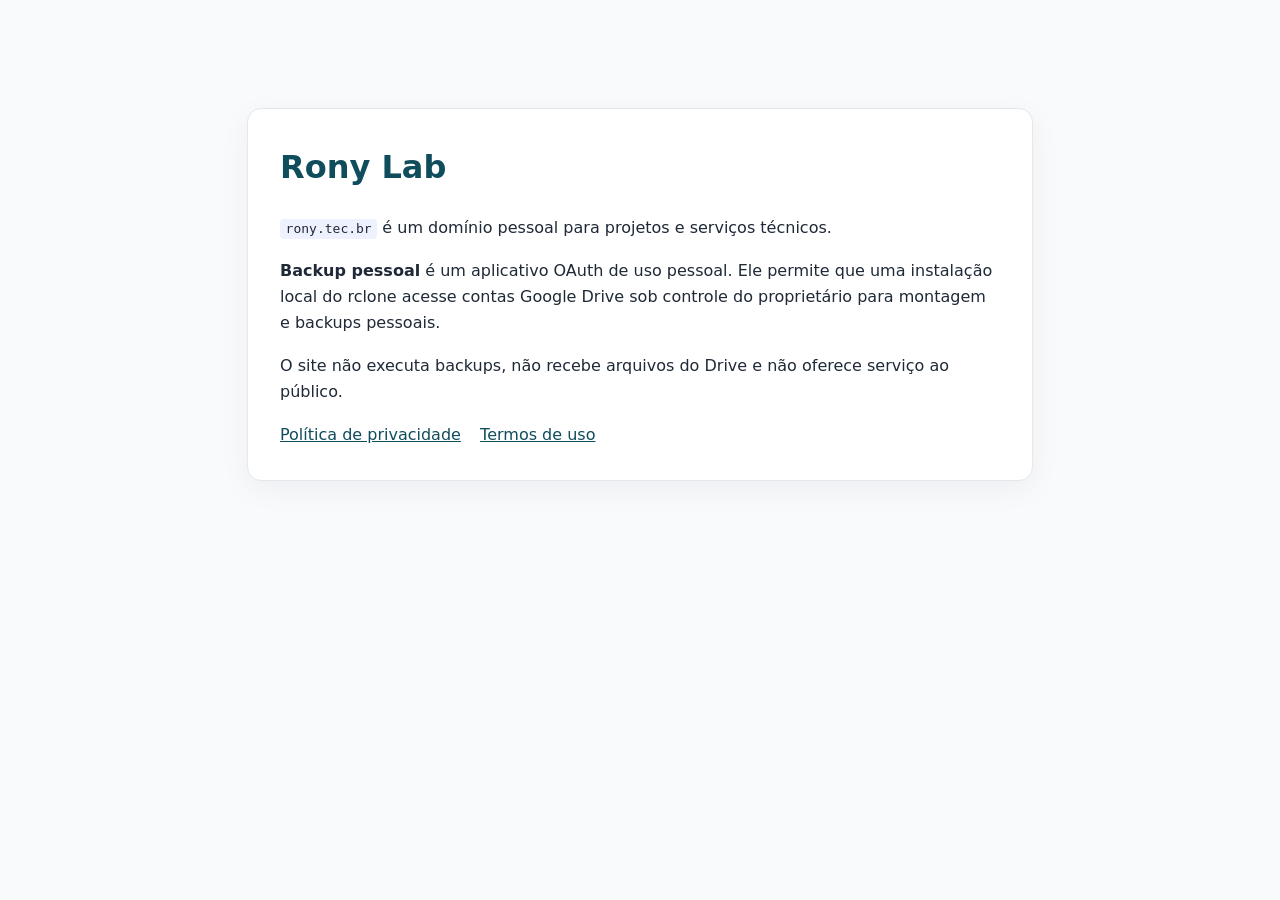
<file: index.html>
<!doctype html>
<html lang="pt-BR">
<head><meta charset="utf-8"><meta name="viewport" content="width=device-width, initial-scale=1"><title>Rony Lab</title><link rel="stylesheet" href="style.css"></head>
<body><main><h1>Rony Lab</h1><p><code>rony.tec.br</code> é um domínio pessoal para projetos e serviços técnicos.</p><p><strong>Backup pessoal</strong> é um aplicativo OAuth de uso pessoal. Ele permite que uma instalação local do rclone acesse contas Google Drive sob controle do proprietário para montagem e backups pessoais.</p><p>O site não executa backups, não recebe arquivos do Drive e não oferece serviço ao público.</p><nav><a href="privacy/">Política de privacidade</a><a href="terms/">Termos de uso</a></nav></main></body>
</html>
</file>
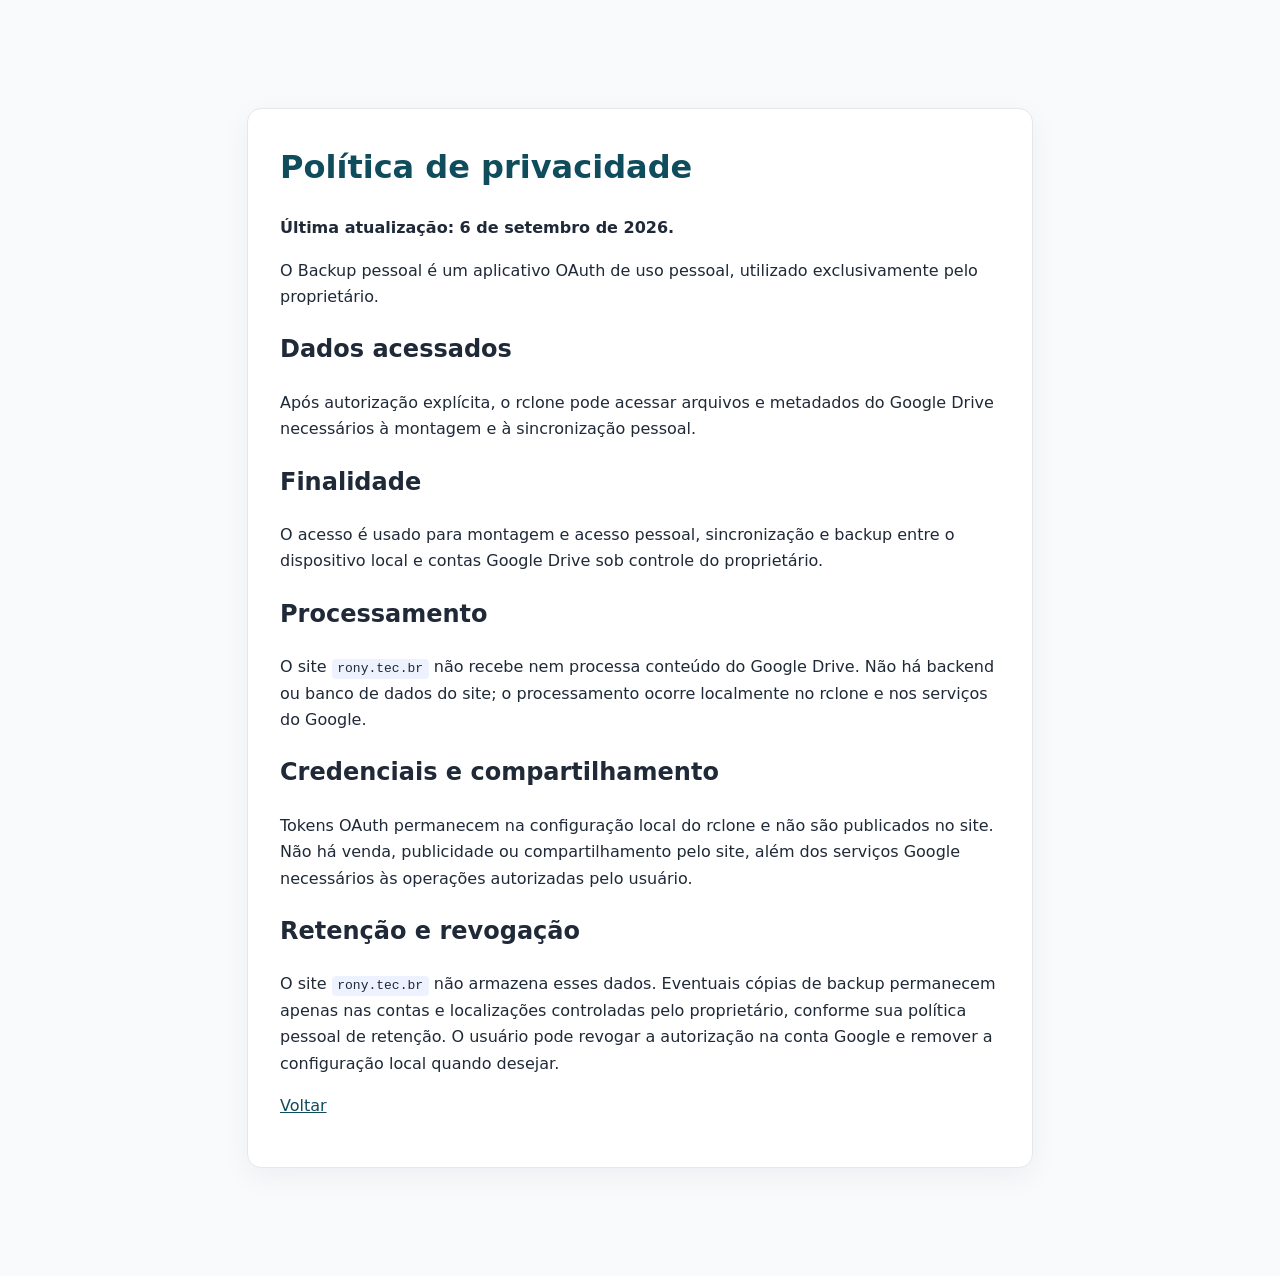
<file: privacy/index.html>
<!doctype html><html lang="pt-BR"><head><meta charset="utf-8"><meta name="viewport" content="width=device-width, initial-scale=1"><title>Política de privacidade — Backup pessoal</title><link rel="stylesheet" href="../style.css"></head><body><main><h1>Política de privacidade</h1><p><strong>Última atualização: 6 de setembro de 2026.</strong></p><p>O Backup pessoal é um aplicativo OAuth de uso pessoal, utilizado exclusivamente pelo proprietário.</p><h2>Dados acessados</h2><p>Após autorização explícita, o rclone pode acessar arquivos e metadados do Google Drive necessários à montagem e à sincronização pessoal.</p><h2>Finalidade</h2><p>O acesso é usado para montagem e acesso pessoal, sincronização e backup entre o dispositivo local e contas Google Drive sob controle do proprietário.</p><h2>Processamento</h2><p>O site <code>rony.tec.br</code> não recebe nem processa conteúdo do Google Drive. Não há backend ou banco de dados do site; o processamento ocorre localmente no rclone e nos serviços do Google.</p><h2>Credenciais e compartilhamento</h2><p>Tokens OAuth permanecem na configuração local do rclone e não são publicados no site. Não há venda, publicidade ou compartilhamento pelo site, além dos serviços Google necessários às operações autorizadas pelo usuário.</p><h2>Retenção e revogação</h2><p>O site <code>rony.tec.br</code> não armazena esses dados. Eventuais cópias de backup permanecem apenas nas contas e localizações controladas pelo proprietário, conforme sua política pessoal de retenção. O usuário pode revogar a autorização na conta Google e remover a configuração local quando desejar.</p><p><a href="../">Voltar</a></p></main></body></html>
</file>
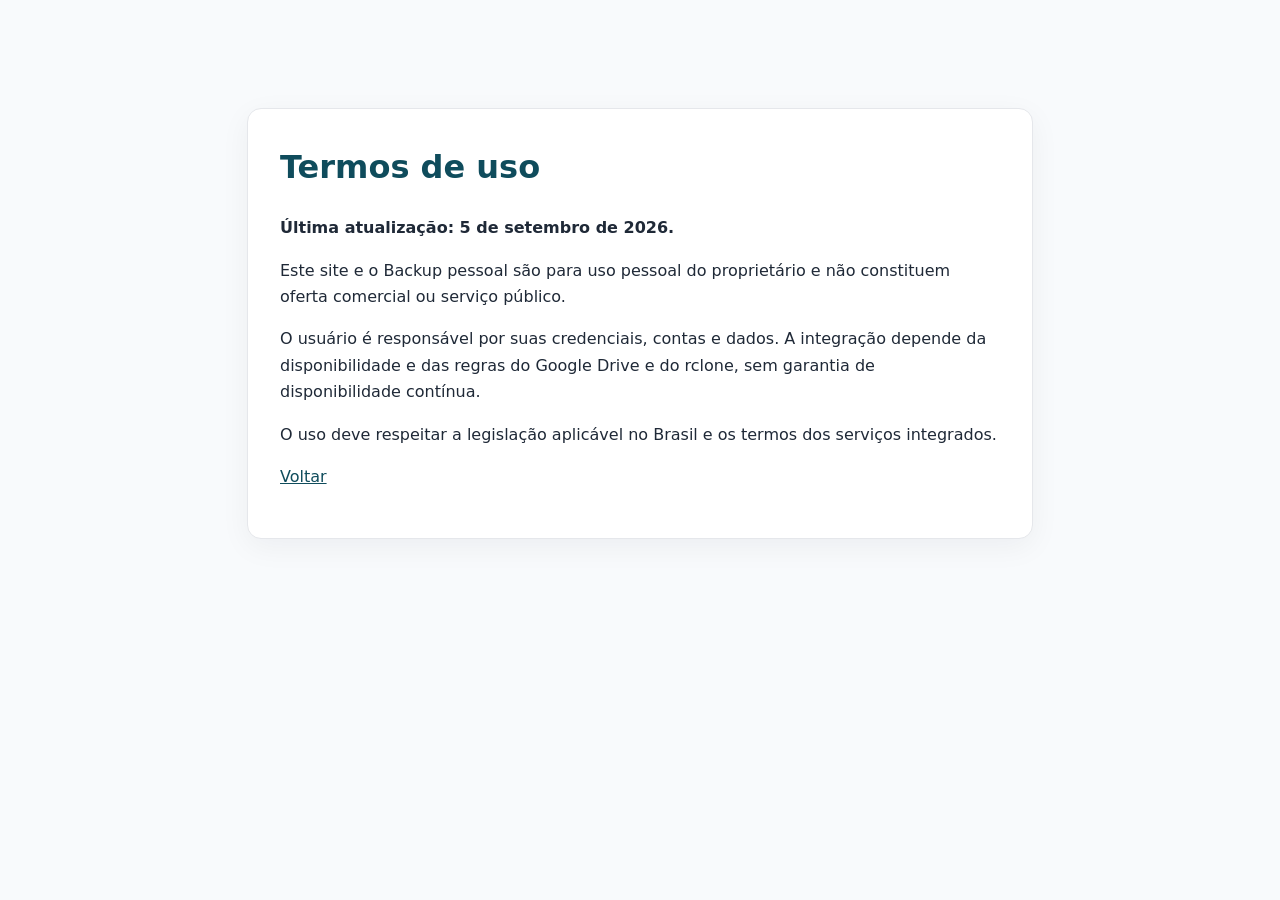
<file: terms/index.html>
<!doctype html><html lang="pt-BR"><head><meta charset="utf-8"><meta name="viewport" content="width=device-width, initial-scale=1"><title>Termos de uso — Backup pessoal</title><link rel="stylesheet" href="../style.css"></head><body><main><h1>Termos de uso</h1><p><strong>Última atualização: 5 de setembro de 2026.</strong></p><p>Este site e o Backup pessoal são para uso pessoal do proprietário e não constituem oferta comercial ou serviço público.</p><p>O usuário é responsável por suas credenciais, contas e dados. A integração depende da disponibilidade e das regras do Google Drive e do rclone, sem garantia de disponibilidade contínua.</p><p>O uso deve respeitar a legislação aplicável no Brasil e os termos dos serviços integrados.</p><p><a href="../">Voltar</a></p></main></body></html>
</file>
<file: style.css>
:root{font-family:system-ui,-apple-system,Segoe UI,sans-serif;color:#1f2937;background:#f8fafc}body{margin:0}main{max-width:720px;margin:12vh auto;padding:2rem;line-height:1.65;background:white;border:1px solid #e5e7eb;border-radius:14px;box-shadow:0 8px 30px #0f172a0d}h1{margin-top:0;color:#0f4c5c}a{margin-right:1.2rem;color:#0f4c5c}code{background:#eef2ff;padding:.15rem .35rem;border-radius:4px}
</file>
